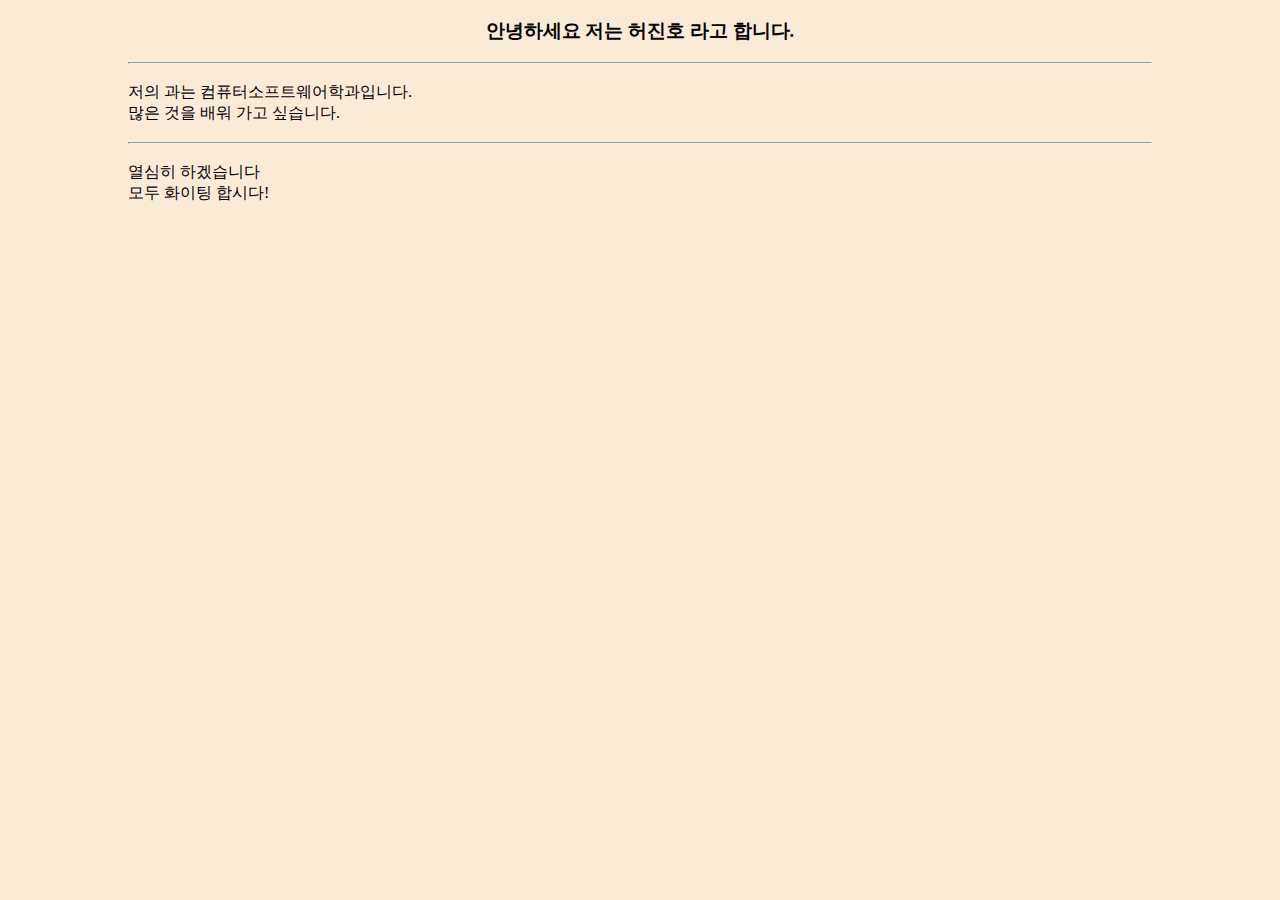
<file: index.html>
<!DOCTYPE html>
<html lang="ko">
<head>
    <meta charset="UTF-8">
    <meta name="viewport" content="width=device-width, initial-scale=1.0">
    <title>자기소개</title>
    <link rel="stylesheet" href="style.css" type="text/css">
</head>
<body>
    <div class = "header">
        <br>
        <h3>안녕하세요 저는 허진호 라고 합니다.</h3>
        <br>
        <hr />
    </div>
    <div class = "content">
        <br>
        <p>저의 과는 컴퓨터소프트웨어학과입니다.</p>
        <p>많은 것을 배워 가고 싶습니다.</p>
        <br>
        <hr />
    </div>
    <div class = "footer">
        <br>
        <p>열심히 하겠습니다</p>
        <p>모두 화이팅 합시다!</p>
    </div>
</body>
</html>
</file>
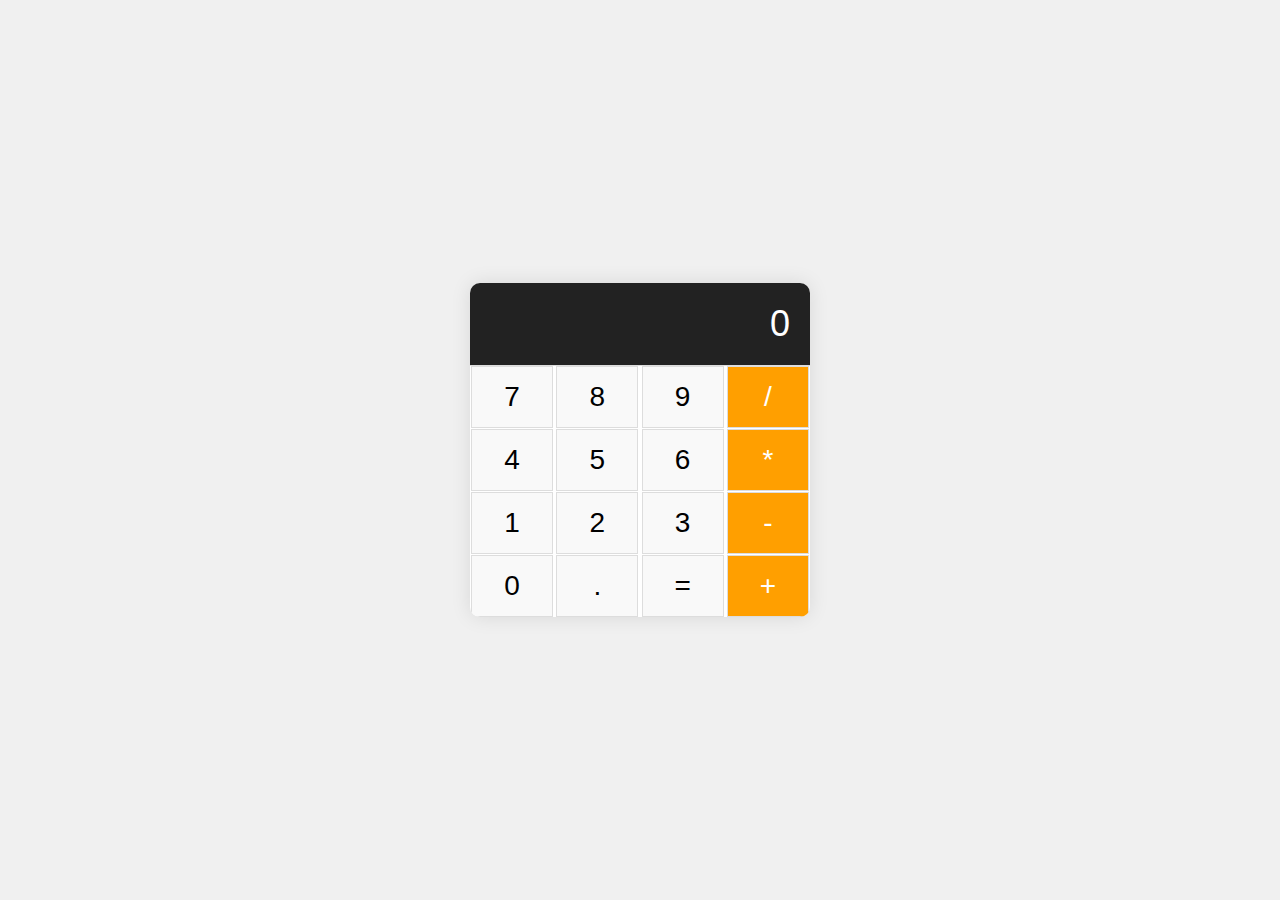
<file: 2week/index.html>
<!DOCTYPE html>
<html lang="ko">
<head>
    <meta charset="UTF-8">
    <meta name="viewport" content="width=device-width, initial-scale=1.0">
    <title>계산기</title>
    <link rel="stylesheet" href="style.css" type="text/css">
</head>
<body>
    <div class="calculator">
        <div class="display">0</div>
        <div class="buttons">
            <div class="button">7</div>
            <div class="button">8</div>
            <div class="button">9</div>
            <div class="button operator">/</div>
            <div class="button">4</div>
            <div class="button">5</div>
            <div class="button">6</div>
            <div class="button operator">*</div>
            <div class="button">1</div>
            <div class="button">2</div>
            <div class="button">3</div>
            <div class="button operator">-</div>
            <div class="button">0</div>
            <div class="button">.</div>
            <div class="button">=</div>
            <div class="button operator">+</div>
        </div>
    </div>
    <script src="script.js"></script>
</body>
</html>
</file>
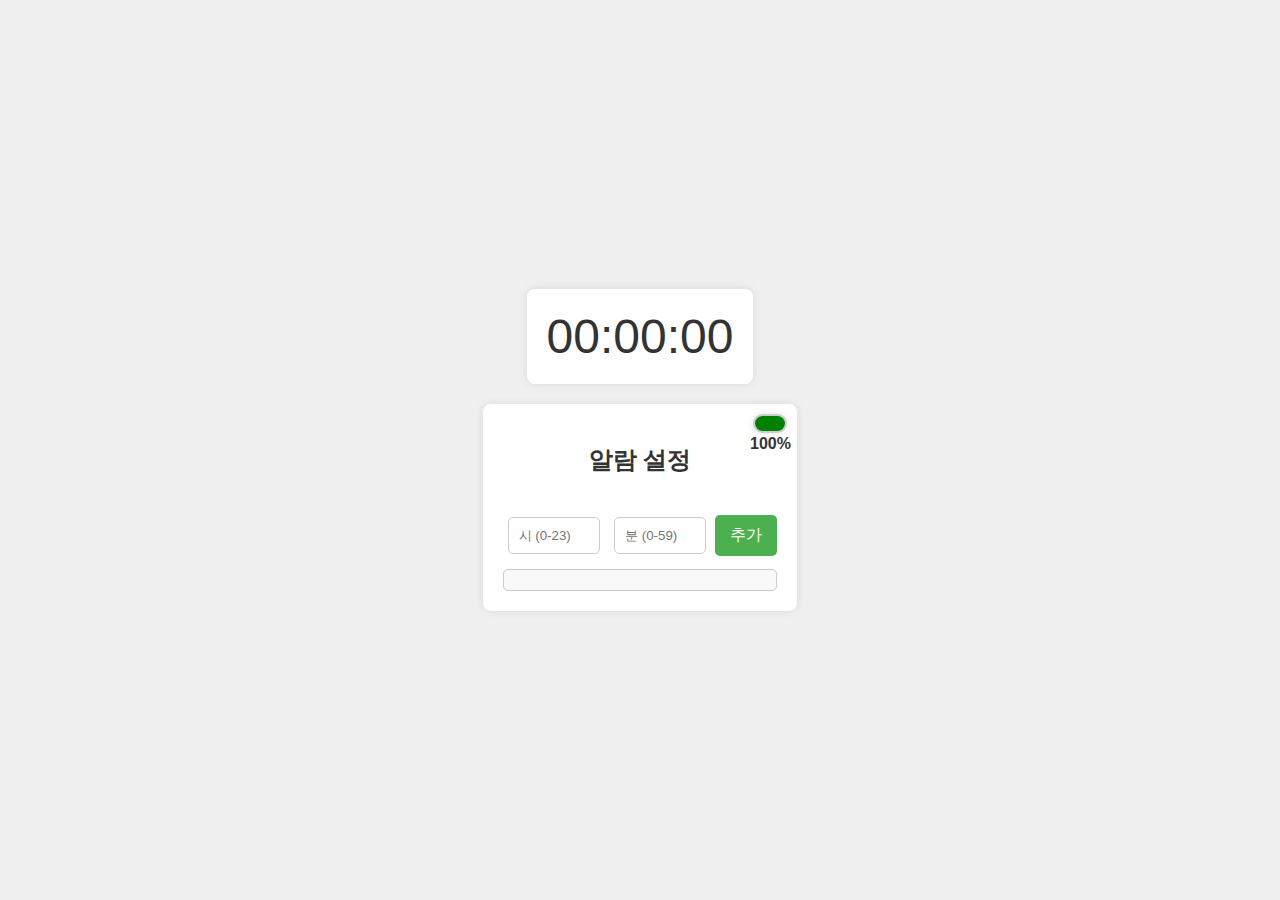
<file: 3week/index.html>
<!DOCTYPE html>
<html lang="ko">
<head>
    <meta charset="UTF-8">
    <meta name="viewport" content="width=device-width, initial-scale=1.0">
    <title>알람 시계</title>
    <link rel="stylesheet" href="style.css">
</head>
<body>
    <div id="clock">00:00:00</div>
    <div id="alarm-container">
        <h2>알람 설정</h2>
        <input type="number" id="hour" placeholder="시 (0-23)" min="0" max="23">
        <input type="number" id="minute" placeholder="분 (0-59)" min="0" max="59">
        <button id="add-alarm">추가</button>
        <div id="battery-widget-container">
            <div id="battery-widget">
                <div id="battery-level"></div>
                <div id="battery-percentage">100%</div>
            </div>
        </div>
        <div id="alarm-list"></div>
        <button id="charge-button" style="display: none;">충전하기</button>
    </div>

    <script src="script.js"></script>
</body>
</html>
</file>
<file: style.css>
@charset "utf-8";

* {
    list-style: none;
    margin: 0 auto;
}

body {
    width: 80%;
    height: 100%;
    background-color: antiquewhite;
}

.header {
    text-align: center;
}
</file>
<file: 2week/style.css>
@charset "utf-8";

* {
    list-style: none;
    margin: 0 auto;
}

body {
    display: flex;
    align-items: center;
    height: 100vh;
    background-color: #f0f0f0;
    font-family: Arial, sans-serif;
}

.calculator {
    width: 340px;
    background-color: #fff;
    border-radius: 10px;
    box-shadow: 0 0 20px rgba(0, 0, 0, 0.1);
    overflow: hidden;
}

.display {
    background-color: #222;
    color: #fff;
    padding: 20px;
    font-size: 36px;
    text-align: right;
    border-bottom: 1px solid #ddd;
}

.buttons {
    display: grid;
    grid-template-columns: repeat(4, 1fr);
    gap: 1px;
}

.button {
    background-color: #f9f9f9;
    border: 1px solid #ddd;
    padding: 0;
    font-size: 28px;
    text-align: center;
    cursor: pointer;
    height: 60px;
    width: 80px;
    line-height: 60px;
}

.button:hover {
    background-color: #e0e0e0;
}

.button.operator {
    background-color: #ff9f00;
    color: white;
}

.button.operator:hover {
    background-color: #ff7f00;
}
</file>
<file: 3week/style.css>
@charset "utf-8";

body {
    display: flex;
    flex-direction: column;
    justify-content: center;
    align-items: center;
    height: 100vh;
    font-family: 'Arial', sans-serif;
    background-color: #f0f0f0;
    color: #333;
    margin: 0;
}

#alarm-container {
    text-align: center;
    background-color: #fff;
    padding: 20px;
    border-radius: 8px;
    box-shadow: 0 0 10px rgba(0, 0, 0, 0.1);
    position: relative;
}

#battery-widget-container {
    position: absolute;
    top: 10px;
    right: 10px;
}

#battery-widget {
    width: 30px;
    height: 15px;
    border: 2px solid #ccc;
    border-radius: 20px;
    background-color: #fff;
    position: relative;
    box-shadow: 0 0 10px rgba(0, 0, 0, 0.1);
}

#battery-level {
    height: 100%;
    background-color: green;
    border-radius: 20px;
    transition: width 1s ease;
}

#battery-percentage {
    position: absolute;
    width: 100%;
    height: 100%;
    display: flex;
    align-items: center;
    justify-content: center;
    font-weight: bold;
    color: #333;
    margin-top: 6px;
}

#clock {
    text-align: center;
    background: #fff;
    padding: 20px;
    font-size: 48px;
    border-radius: 8px;
    box-shadow: 0 0 10px rgba(0, 0, 0, 0.1);
    color: #333;
    margin-bottom: 20px;
}

input[type="number"] {
    width: 70px;
    padding: 10px;
    margin: 5px;
    border: 1px solid #ccc;
    border-radius: 5px;
}

button {
    padding: 10px 15px;
    background-color: #4CAF50;
    color: white;
    border: none;
    border-radius: 5px;
    cursor: pointer;
    font-size: 16px;
    margin-top: 20px;
}

button:hover {
    background-color: #45a049;
}

#alarm-list {
    margin-top: 10px;
    padding: 10px;
    border: 1px solid #ccc;
    border-radius: 5px;
    background-color: #f9f9f9;
}
</file>
